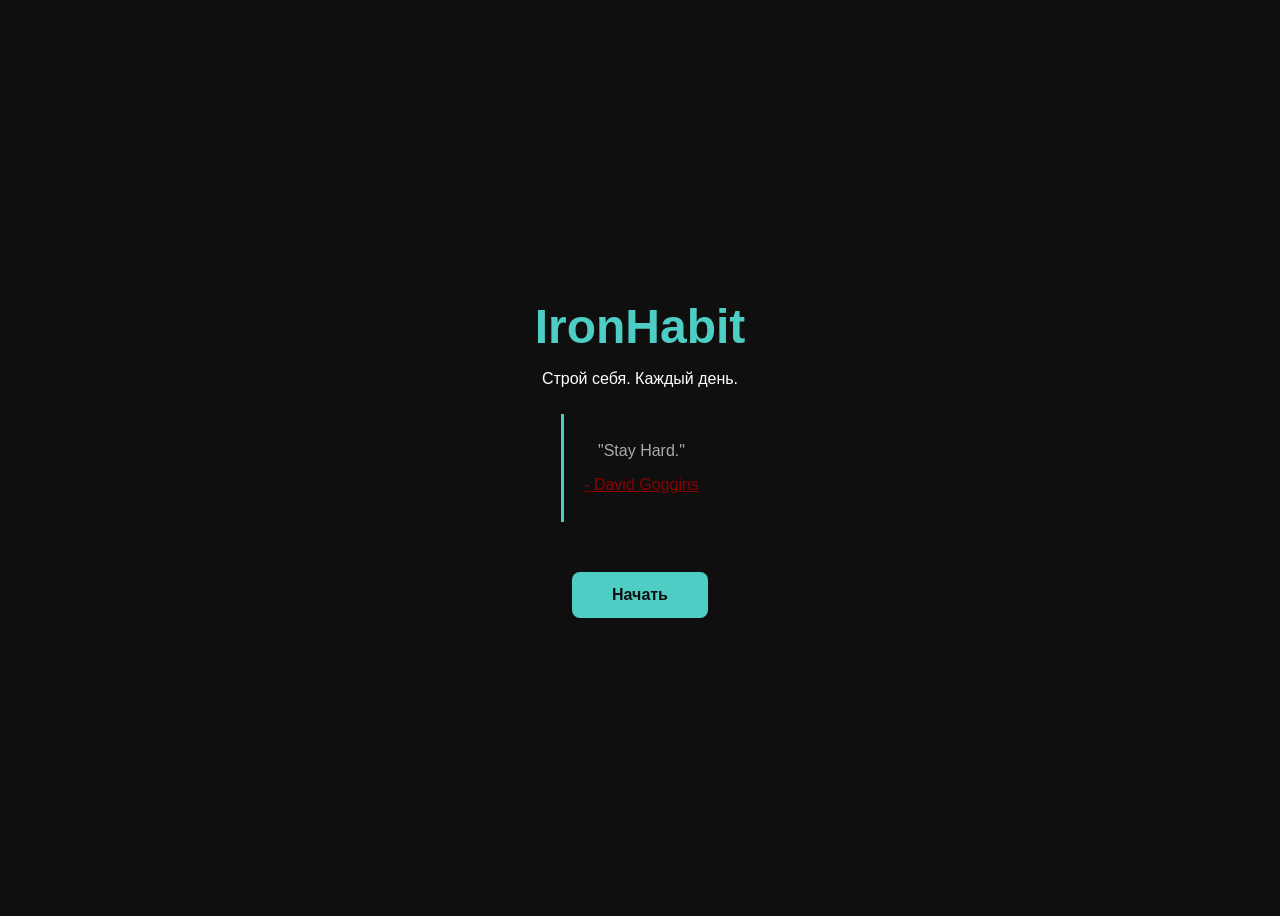
<file: index.html>
<!DOCTYPE html>
<html lang="ru">
 <head>
  
  <!-- Google tag (gtag.js) -->
<script async src="https://www.googletagmanager.com/gtag/js?id=G-P31D7NJDYB"></script>
<script>
  window.dataLayer = window.dataLayer || [];
  function gtag(){dataLayer.push(arguments);}
  gtag('js', new Date());

  gtag('config', 'G-P31D7NJDYB');
</script>

   <meta charset="UTF-8">
   <meta name="viewport" content="width=device-width, initial-scale=1.0">
      <title>IronHabit</title>
    <link rel="stylesheet" href="style.css">
    <link rel="icon" href="favicon-32x32.png">
 </head>
 <body class="index-layout">
  <header>
      <h1>IronHabit</h1>
      <p>Строй себя. Каждый день.</p>
  </header>
    <section class="quote-block-home">
      <p>"Stay Hard."</p>
      <p><a id="goggins-link" href="https://www.google.com/search?q=David+Goggins" target="_blank" style="color:#8b0000;">- David Goggins</a></p>
  </section>
    <a href="tracker.html" class="btn">Начать</a>
    <script src="script.js"></script>
 </body>
</html>
</file>
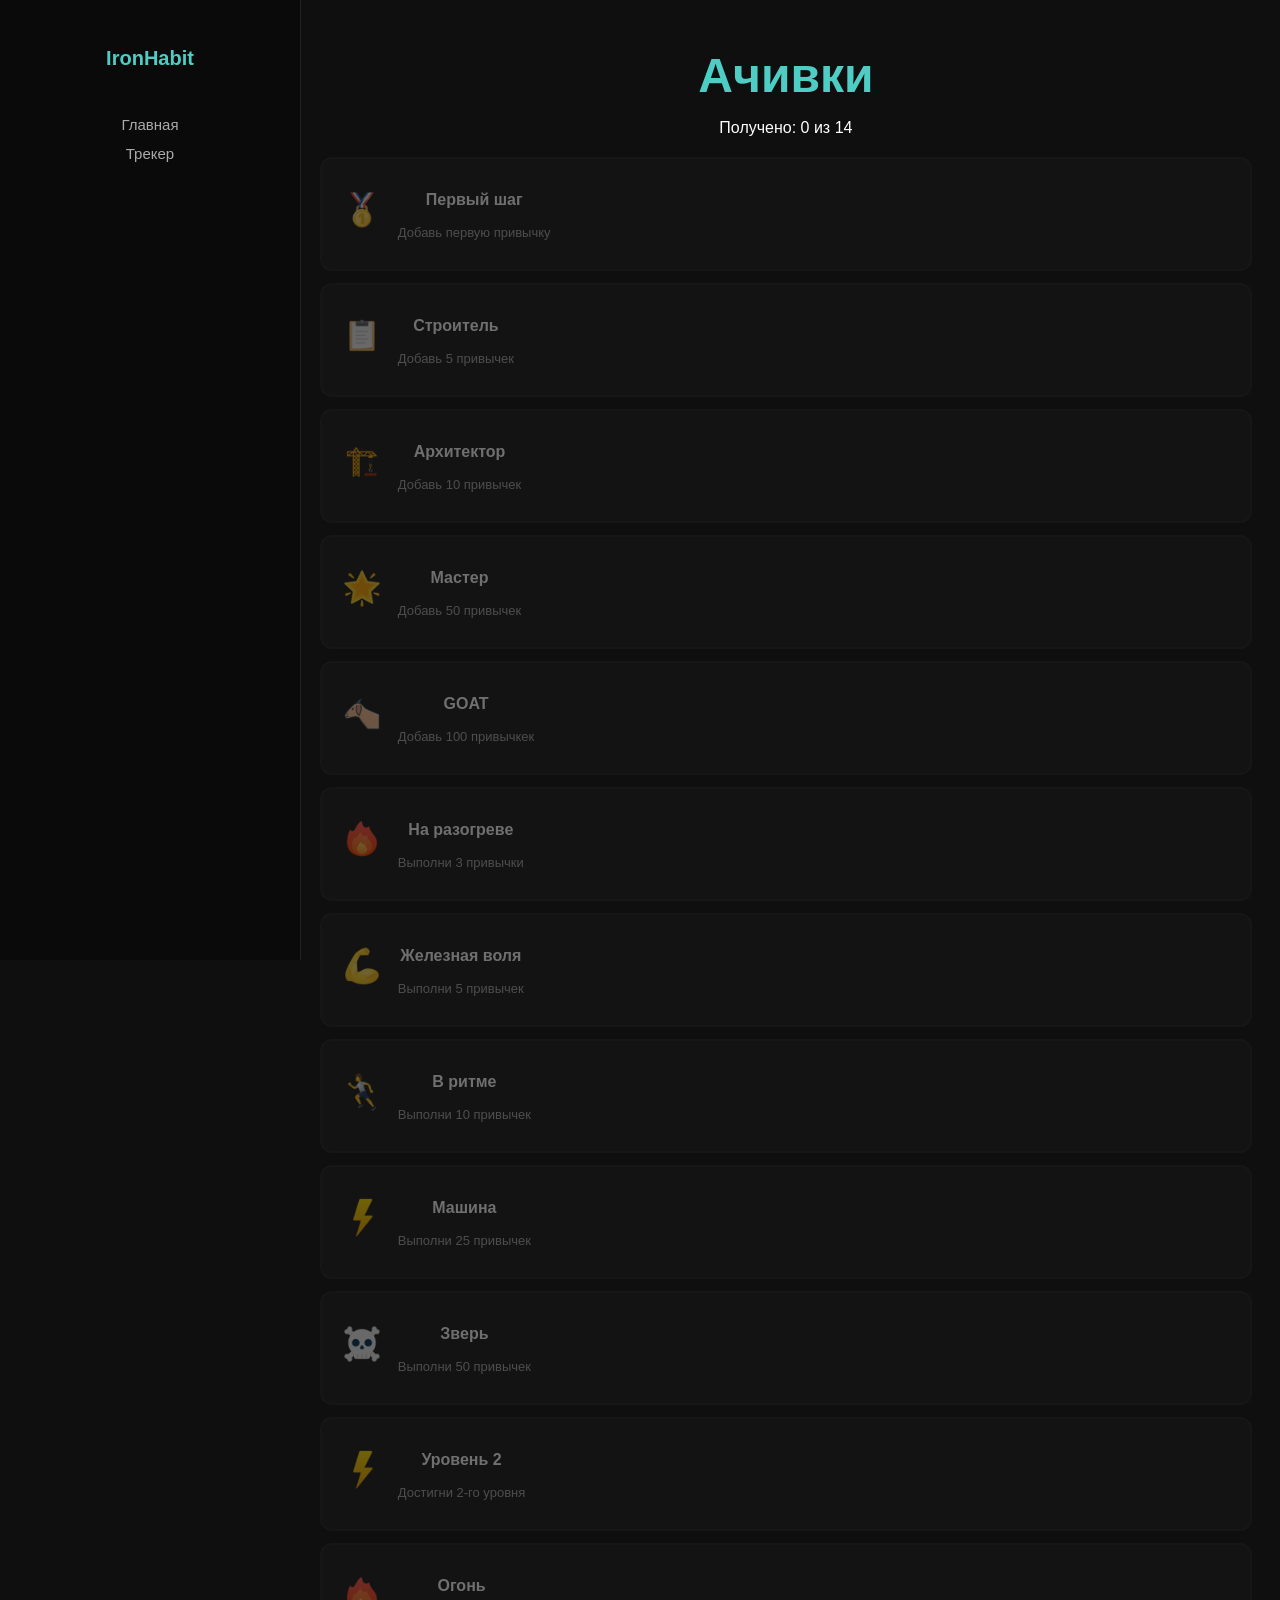
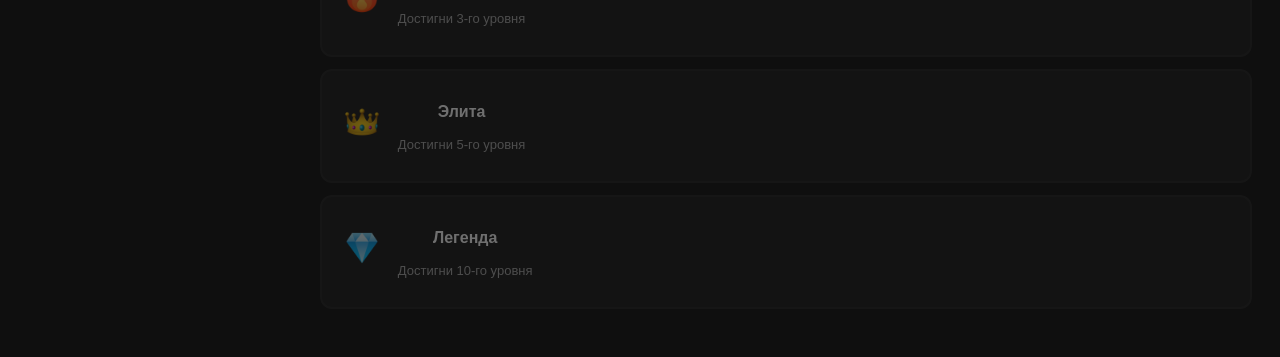
<file: achievements.html>
<!DOCTYPE html>
<html lang="ru">
    <head>

    <!-- Google tag (gtag.js) -->
<script async src="https://www.googletagmanager.com/gtag/js?id=G-P31D7NJDYB"></script>
<script>
  window.dataLayer = window.dataLayer || [];
  function gtag(){dataLayer.push(arguments);}
  gtag('js', new Date());

  gtag('config', 'G-P31D7NJDYB');
</script>

        <meta charset="UTF-8">
        <meta name="viewport" content="width=device-width, initial-scale=1.0">
        <title>IronHabit - Ачивки</title>
        <link rel="stylesheet" href="style.css">
        <link rel="icon" href="favicon-32x32.png">
    </head>
    <body class="tracker-layout">
        <div class="sidebar">
            <h2>IronHabit</h2>
            <nav>
                <a href="index.html">Главная</a>
                <a href="tracker.html">Трекер</a>
            </nav>
        </div>
        <div class="overlay" id="overlay" onclick="closeSidebar()"></div>

        <div class="topbar">
            <button class="burger" onclick="openSidebar()">☰</button>
            <span>IronHabit</span>
        </div>
        <div class="main-content">
            <h1>Ачивки</h1>
            <p id="achievements-stats" style="margin-bottom: 16px;"></p>
            <div id="achievements-list"></div>
        </div>
        <script src="achievements.js"></script>
        <script>
            function openSidebar() {
    document.querySelector('.sidebar').classList.add('open');
    document.getElementById('overlay').classList.add('open');
    document.querySelector('.topbar').style.display = 'none';
}
function closeSidebar() {
    document.querySelector('.sidebar').classList.remove('open');
    document.getElementById('overlay').classList.remove('open');
    document.querySelector('.topbar').style.display = 'flex';
}
        </script>
    </body>
</html>
</file>
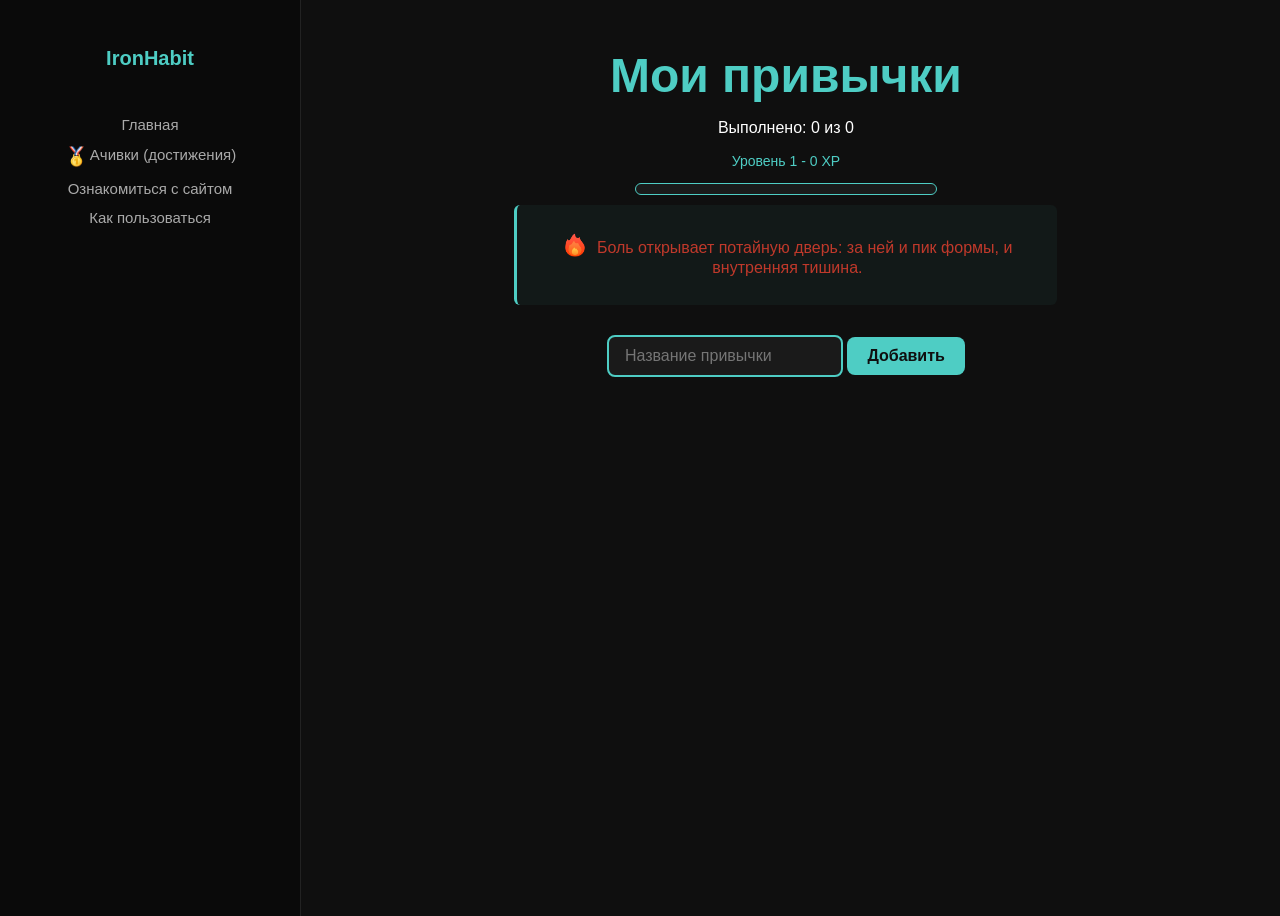
<file: tracker.html>
<!DOCTYPE html>
<html lang="ru">
    <head>
        
        <!-- Google tag (gtag.js) -->
<script async src="https://www.googletagmanager.com/gtag/js?id=G-P31D7NJDYB"></script>
<script>
  window.dataLayer = window.dataLayer || [];
  function gtag(){dataLayer.push(arguments);}
  gtag('js', new Date());

  gtag('config', 'G-P31D7NJDYB');
</script>

        <meta charset="UTF-8">
        <meta name="viewport" content="width=device-width, initial-scale=1.0">
            <title>IronHabit - Трекер</title>
        <link rel="stylesheet" href="style.css">
        <link rel="icon" href="favicon-32x32.png">
    </head>
    <body class="tracker-layout" style="overflow-x: hidden;">
        <div class="sidebar" id="sidebar">
            <h2>IronHabit</h2>
            <nav>
                <a href="index.html">Главная</a>
                <a href="achievements.html"><img src="icons/icons8-medal-100.png" style="width: 25px; height: 23px; vertical-align: middle; margin-right: 1px;">Ачивки (достижения)</a>
                <a href="#" id="about-btn">Ознакомиться с сайтом</a>
                <a href="#" id="guide-btn" onclick="return false">Как пользоваться</a>
            </nav>
        </div>
        <div class="overlay" id="overlay" onclick="closeSidebar()"></div>

        <div class="topbar">
            <button class="burger" onclick="openSidebar()">☰</button>
            <span>IronHabit</span>
        </div>
        <div class="main-content">
        <header>
                <h1>Мои привычки</h1>
                <p id="stats">Выполнено: 0 из 0</p>
                <p id="level">Уровень 1</p>
            <div id="xp-bar-container">
                <div id="xp-bar"></div>
            </div>
        </header>

        <div class="quote-block">
            <p id="quote-text"><img src="icons/icons8-fire-100.png" style="width: 20px; height: 20px; vertical-align: middle;"> Загрузка цитаты...</p>
        </div>
        
        <section class="add-habit">
                <input type="text" placeholder="Название привычки">
                <button id="add-btn">Добавить</button>
        </section>
        <section class="habits-list">
        </section>
        <div id="achievement" class="achievement">
            <span class="achievement-label">∼Ачивка∼</span>
            <p id="achievement-text"><img src="icons/icons8-medal-100.png" style="width: 24px; height: 24px; vertical-align: middle;"> Первый шаг!</p>
        </div>
        </div>
        <div class="modal" id="modal">
            <div class="modal-content">
                <button class="modal-close" id="modal-close">✗</button>
                <h2>Добро пожаловать в IronHabit!</h2>
                <p>IronHabit - это трекер привычек для тех кто хочет становиться лучше каждый день. Добавляй привычки, избавляйся от плохих и учись полезным. Отмечай выполненные, зарабатывай XP (опыт) и повышай уровень.</p>
                <p class="centered" style="text-align: center; margin-top: 16px; color: #c30000; font-weight: 700"> Дисциплина - это не талант, это привычка.</p>
                <button class="btn" id="modal-close-btn">Понятно!</button>
            </div>
        </div>
        <div class="modal" id="guide-modal">
            <div class="modal-content">
                <button class="modal-close" id="guide-modal-close">✗</button>
                <h2>Как пользоваться</h2>
                <table style="width:100%; border-collapse:collapse; margin-top:10px;">
                    <tr>
                        <td style="width:40px; vertical-align:middle; padding-right:8px;"><img src="icons/icons8-circle-100.png" style="width:32px; height:32px; display:block; margin:auto;"></td>
                        <td style="vertical-align:middle;"><b>Кружок</b> - нажми чтобы отметить привычку выполненной</td>
                    </tr>
                    <tr>
                        <td style="width:40px; vertical-align:middle; padding-right:8px;"><img src="icons/icons8-close-100.png" style="width:37px; height:37px; display:block; margin:auto;"></td>
                        <td style="vertical-align:middle;"><b>Крестик</b> - удалить привычку</td>
                    </tr>
                    <tr>
                        <td style="width:40px; vertical-align:middle; padding-right:8px;"><img src="icons/icons8-fire-100.png" style="width:38px; height:38px; display:block; margin:auto;"></td>
                        <td style="vertical-align:middle;"><b>Уровни и XP (опыт)</b> - за каждую выполненную привычку получаешь +10 XP. За 50 опыта - получаешь новый уровень!</td>
                    </tr>
                    <tr>
                        <td style="width:40px; vertical-align:middle; padding-right:8px;"><img src="icons/icons8-medal-100.png" style="width:40px; height:40px; display:block; margin:auto;"></td>
                        <td style="vertical-align:middle;"><b>Ачивки</b> - выполняй привычки и получай награды</td>
                    </tr>
                </table>
            </div>
        </div>
        <script src="script.js"></script>
    </body>
</html>
</file>
<file: style.css>
body {
    background-color: #0f0f0f;
    color: #ffffff;
    font-family: Arial, sans-serif;
    text-align: center;
}
h1 {
    font-size: 48px;
    color: #4ecdc4;
    margin: 0;
}
.quote-block {
    margin-top: 40px;
    border-left: 4px solid#4ecdc4;
    padding-left: 20px;
    max-width: 400px;
    margin-left: auto;
    margin-right: auto;
}
.btn {
    display: block;
    margin-top: 40px;
    padding: 14px 40px;
    background-color: #4ecdc4;
    color: #0f0f0f;
    text-decoration: none;
    border-radius: 8px;
    width: fit-content;
    margin-left: auto;
    margin-right: auto;
    font-weight: bold;
}
.add-habit {
    margin-top: 30px;
}

.add-habit input {
    padding: 10px 16px;
    border-radius: 8px;
    border: 2px solid #4ecdc4;
    background-color: #1a1a1a;
    color: #ffffff;
    font-size: 16px;
}

.add-habit button {
    padding: 10px 20px;
    border-radius: 8px;
    border: none;
    background-color: #4ecdc4;
    color: #0f0f0f;
    font-weight: bold;
    font-size: 16px;
    cursor: pointer;
}
.habits-list {
    margin-top: 30px;
}

.habits-card {
    background-color: #1a1a1a;
    border: 2px solid #4ecdc4;
    border-radius: 10px;
    padding: 16px 24px;
    margin-top: 12px;
    width: 400px;
    margin-left: auto;
    margin-right: auto;
    text-align: left;
    font-size: 16px;
    color: #ffffff;
    display: flex;
    align-items: center;
    justify-content: space-between;
}

.done-btn {
    width: 36px;
    height: 36px;
    border-radius: 50%;
    border: 2px solid #4ecdc4;
    background: transparent;
    color: transparent;
    cursor: pointer;
    font-size: 16px;
    font-weight: bold;
    flex-shrink: 0;
    display: flex;
    align-items: center;
    justify-content: center;
}

.delete-btn {
    color: #ffffff;
    border: none;
    border-radius: 8px;
    padding: 6px 8px;
    cursor: pointer;
    font-weight: bold;
    display: flex;
    align-items: center;
    justify-content: center;
}

#xp-bar-container {
    width: 300px;
    height: 10px;
    background-color: #1a1a1a;
    border-radius: 10px;
    margin-top: 8px;
    border: 1px solid #4ecdc4;
    margin-left: auto;
    margin-right: auto;
}

#xp-bar {
    height: 10px;
    width: 0%;
    background-color: #4ecdc4;
    border-radius: 10px;
    transition: width 0.4s;
}

#level {
    font-size: 14px;
    color: #4ecdc4;
    margin-top: 6px;
}

.sidebar {
    width: 260px;
    min-height: 100vh;
    background-color: #0a0a0a;
    border-right: 1px solid #222;
    padding: 30px 20px;
    display: flex;
    flex-direction: column;
    gap: 30px;
    position: fixed;
    top: 0;
    left: 0;
}

.sidebar h2 {
    color: #4ecdc4;
    font-size: 20px;
}

.sidebar nav {
    display: flex;
    flex-direction: column;
    gap: 12px;
    align-items: center;
}

.sidebar nav a {
    color: #aaaaaa;
    text-decoration: none;
    font-size: 15px;
}

.sidebar nav a:hover {
    color: #4ecdc4;
}

.main-content {
    margin-left: 220px;
    width: 100%;
    padding: 40px 20px;
    text-align: center;
}

.modal {
    display: none;
    position: fixed;
    top: 0;
    left: 0;
    width: 100%;
    height: 100%;
    background-color: rgba(0, 0, 0, 0.7);
    z-index: 1000;
    justify-content: center;
    align-items: center;
}

.modal-content {
    background-color: #1a1a1a;
    border: 1px solid #4ecdc4;
    border-radius: 12px;
    padding: 30px;
    max-width: 600px;
    width: 90%;
    position: relative;
}

.modal-content p {
    text-align: left;
    padding-left: 20px;
    display: flex;
    align-items: center;
    gap: 8px;
}

.modal-content p.centered {
    display: block;
    text-align: center;
    padding-left: 0;
}

.modal-content td {
    padding: 6px 2px;
    vertical-align: middle;
    text-align: left;
}

.modal-content p span {
    vertical-align: middle;
    line-height: 1;
}

.modal-close {
    position: absolute;
    top: 12px;
    right: 12px;
    background: #8b0000;
    border: none;
    color: #fff;
    width: 28px;
    height: 28px;
    border-radius: 6px;
    cursor: pointer;
    font-size: 14px;
    font-weight: bold;
    display: flex;
    align-items: center;
    justify-content: center;
    background-image: url('icons/icons8-close-white-100.png');
    background-size: 23px 23px;
    background-repeat: no-repeat;
    background-position: center;
    color: transparent;
}

.tracker-layout {
    display: flex;
    flex-direction: row;
    min-height: 100vh;
}

.index-layout {
    display: flex;
    flex-direction: column;
    align-items: center;
    justify-content: center;
    min-height: 100vh;
}

.achievement {
    display: none;
    position: fixed;
    bottom: 30px;
    right: 30px;
    background: #000000;
    border: 2px solid #4ecdc4;
    border-radius: 12px;
    padding: 12px 24px;
    font-size: 16px;
    font-weight: bold;
    z-index: 999;
    min-height: 75px;
    flex-direction: column;
    align-items: stretch;
    justify-content: center;
}

#achievement-text {
    text-align: center;
}

.achievement-label {
    font-size: 11px;
    color: #4ecdc4;
    text-transform: uppercase;
    letter-spacing: 2px;
    display: block;
    margin-bottom: 10px;
    text-align: center;
}

#achievements-list {
    display: flex;
    flex-direction: column;
    gap: 12px;
    margin-top: 20px;
}

.ach-card {
    display: flex;
    align-items: center;
    gap: 16px;
    padding: 16px 20px;
    border-radius: 12px;
    border: 2px solid #222;
    background: #1a1a1a;
}

.ach-card.unlocked {
    border-color: #4ecdc4;
}

.ach-card.locked {
    opacity: 0.4;
}

.ach-icon {
    font-size: 32px;
}

.ach-name {
    font-size: 16px;
    font-weight: bold;
    color: #fff;
}

.ach-desc {
    font-size: 13px;
    color: #aaa;
    margin-top: 4px;
}

.quote-block {
    text-align: center;
    padding: 12px 20px;
    margin: 10px auto;
    border-left: 3px solid #4ecdc4;
    background-color: rgba(78, 205, 196, 0.05);
    border-radius: 6px;
    font-size: italic;
    color: #c0392b;
    max-width: 500px;
}

.quote-block-home {
    text-align: center;
    padding: 12px 20px;
    margin: 10px auto;
    border-left: 3px solid #4ecdc4;
    font-size: italic;
    color: #aaa;
    max-width: 500px;
}

@media (max-width: 600px) {
    .main-content {
        margin-left: 0;
        width: 100%;
        padding-top: 60px;
        padding: 60px 10px 10px 10px !important;
    }
    .topbar {
        position: fixed;
        top: 0;
        left: 0;
        width: 100%;
        display: flex;
        align-items: center;
        gap: 14px;
        padding: 12px 16px;
        background: #111;
        border-bottom: 1px solid #4ecdc4;
        z-index: 100;
    }
    .topbar span {
        color: #4ecdc4;
        font-weight: bold;
    }
    .burger {
        background: none;
        border: none;
        color: #4ecdc4;
        font-size: 26px;
        cursor: pointer;
    }
    .overlay {
        display: none;
        position: fixed;
        top: 0; left: 0;
        width: 100%; height: 100%;
        background: rgba(0, 0, 0, 0.5);
        z-index: 10;
    }
    .overlay.open {display: block; }
    .sidebar {   
        position: fixed !important;
        top: 0; left: -260px !important;
        width: 260px !important;
        max-width: 260px !important;
        height: 100% !important;
        z-index: 20 !important;
        transition: left 0.3s ease !important;
        overflow: visible !important;
        left: -300px !important;
    }
    .sidebar.open {
        left: 0 !important;
        pointer-events: auto !important;
    }
    .habits-list {
        padding: 0;
    }
    .habit-card {
        box-sizing: border-box;
        width: 100%;
    }
    .habits-card {
        width: 100%;
        box-sizing: border-box;
    }
    body {
        overflow-x: hidden;
    }
    #goggins-link {
        position: relative;
        z-index: 10;
        pointer-events: auto;
    }
}
</file>
